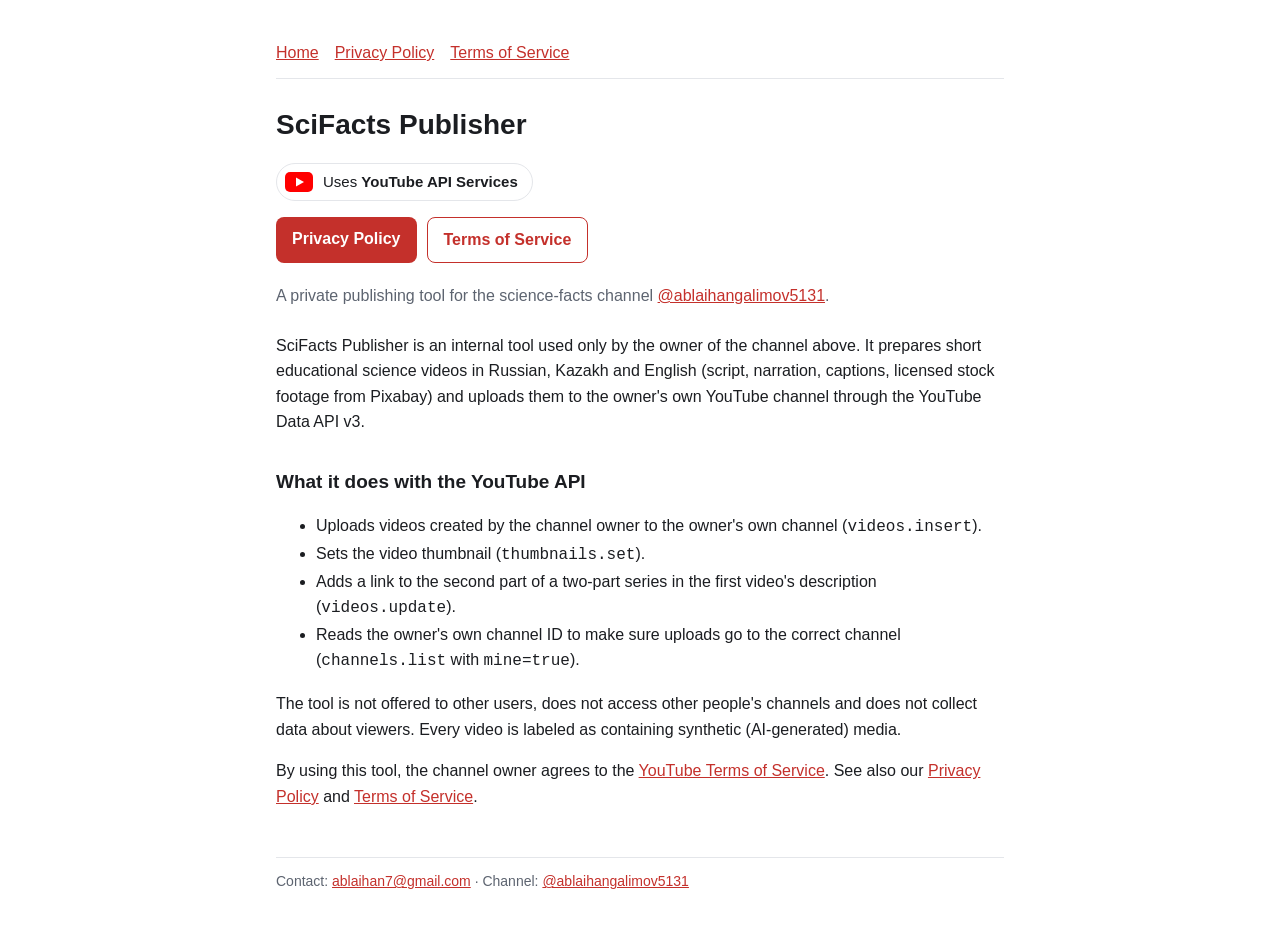
<file: index.html>
<!doctype html><html lang="en"><head><meta charset="utf-8"><meta name="viewport" content="width=device-width,initial-scale=1"><title>SciFacts Publisher</title><link rel="stylesheet" href="style.css"></head><body><main><nav><a href="index.html">Home</a><a href="privacy.html">Privacy Policy</a><a href="terms.html">Terms of Service</a></nav>
<h1>SciFacts Publisher</h1>
<div class="badge"><svg width="28" height="20" viewBox="0 0 28 20" aria-hidden="true"><rect width="28" height="20" rx="5" fill="#FF0000"/><path d="M11 5.5v9l8-4.5z" fill="#fff"/></svg><span>Uses <b>YouTube API Services</b></span></div>
<p class="links"><a class="btn" href="privacy.html">Privacy Policy</a> <a class="btn ghost" href="terms.html">Terms of Service</a></p>
<p class="sub">A private publishing tool for the science-facts channel <a href="https://www.youtube.com/@ablaihangalimov5131">@ablaihangalimov5131</a>.</p>
<p>SciFacts Publisher is an internal tool used only by the owner of the channel above. It prepares short educational science videos in Russian, Kazakh and English (script, narration, captions, licensed stock footage from Pixabay) and uploads them to the owner's own YouTube channel through the YouTube Data API v3.</p>
<h2>What it does with the YouTube API</h2>
<ul>
<li>Uploads videos created by the channel owner to the owner's own channel (<code>videos.insert</code>).</li>
<li>Sets the video thumbnail (<code>thumbnails.set</code>).</li>
<li>Adds a link to the second part of a two-part series in the first video's description (<code>videos.update</code>).</li>
<li>Reads the owner's own channel ID to make sure uploads go to the correct channel (<code>channels.list</code> with <code>mine=true</code>).</li>
</ul>
<p>The tool is not offered to other users, does not access other people's channels and does not collect data about viewers. Every video is labeled as containing synthetic (AI-generated) media.</p>
<p>By using this tool, the channel owner agrees to the <a href="https://www.youtube.com/t/terms">YouTube Terms of Service</a>. See also our <a href="privacy.html">Privacy Policy</a> and <a href="terms.html">Terms of Service</a>.</p>
<footer>Contact: <a href="mailto:ablaihan7@gmail.com">ablaihan7@gmail.com</a> · Channel: <a href="https://www.youtube.com/@ablaihangalimov5131">@ablaihangalimov5131</a></footer>
</main></body></html>
</file>
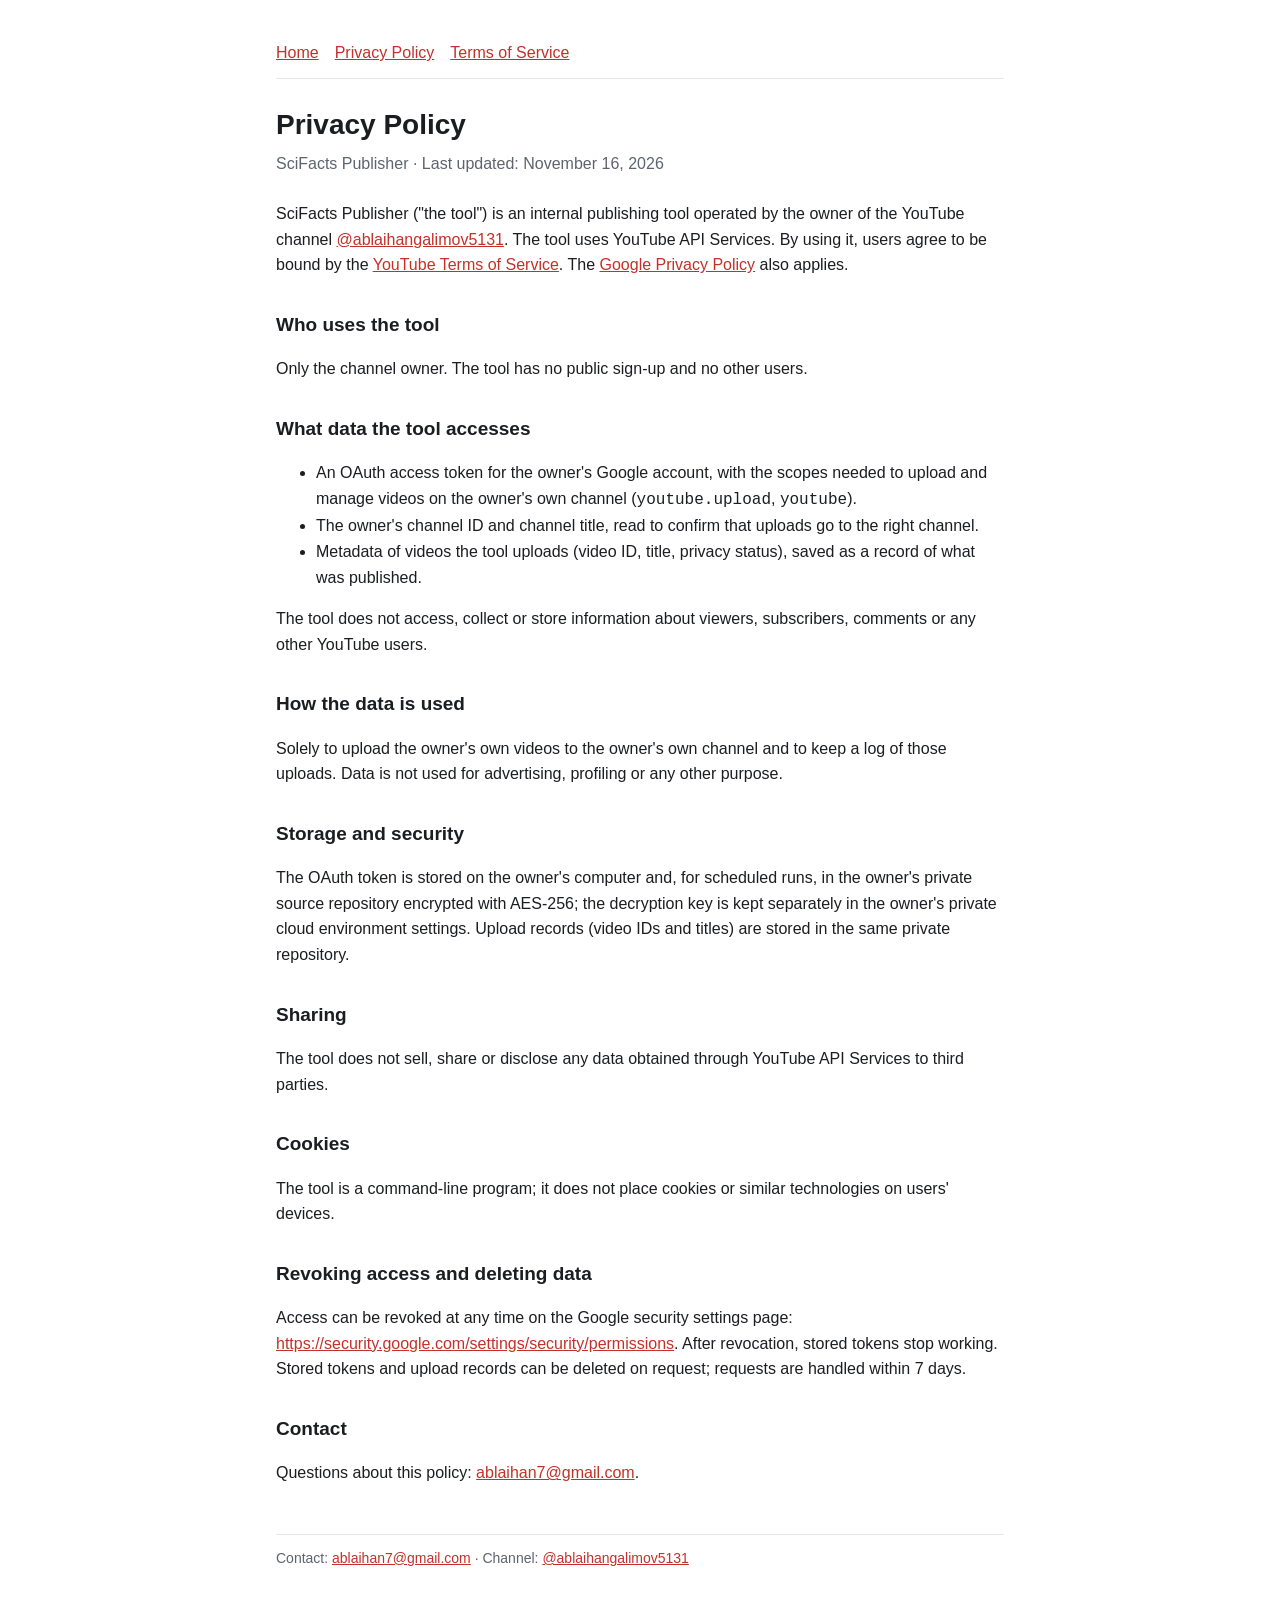
<file: privacy.html>
<!doctype html><html lang="en"><head><meta charset="utf-8"><meta name="viewport" content="width=device-width,initial-scale=1"><title>Privacy Policy — SciFacts Publisher</title><link rel="stylesheet" href="style.css"></head><body><main><nav><a href="index.html">Home</a><a href="privacy.html">Privacy Policy</a><a href="terms.html">Terms of Service</a></nav>
<h1>Privacy Policy</h1>
<p class="sub">SciFacts Publisher · Last updated: November 16, 2026</p>
<p>SciFacts Publisher ("the tool") is an internal publishing tool operated by the owner of the YouTube channel <a href="https://www.youtube.com/@ablaihangalimov5131">@ablaihangalimov5131</a>. The tool uses YouTube API Services. By using it, users agree to be bound by the <a href="https://www.youtube.com/t/terms">YouTube Terms of Service</a>. The <a href="https://policies.google.com/privacy">Google Privacy Policy</a> also applies.</p>
<h2>Who uses the tool</h2>
<p>Only the channel owner. The tool has no public sign-up and no other users.</p>
<h2>What data the tool accesses</h2>
<ul>
<li>An OAuth access token for the owner's Google account, with the scopes needed to upload and manage videos on the owner's own channel (<code>youtube.upload</code>, <code>youtube</code>).</li>
<li>The owner's channel ID and channel title, read to confirm that uploads go to the right channel.</li>
<li>Metadata of videos the tool uploads (video ID, title, privacy status), saved as a record of what was published.</li>
</ul>
<p>The tool does not access, collect or store information about viewers, subscribers, comments or any other YouTube users.</p>
<h2>How the data is used</h2>
<p>Solely to upload the owner's own videos to the owner's own channel and to keep a log of those uploads. Data is not used for advertising, profiling or any other purpose.</p>
<h2>Storage and security</h2>
<p>The OAuth token is stored on the owner's computer and, for scheduled runs, in the owner's private source repository encrypted with AES-256; the decryption key is kept separately in the owner's private cloud environment settings. Upload records (video IDs and titles) are stored in the same private repository.</p>
<h2>Sharing</h2>
<p>The tool does not sell, share or disclose any data obtained through YouTube API Services to third parties.</p>
<h2>Cookies</h2>
<p>The tool is a command-line program; it does not place cookies or similar technologies on users' devices.</p>
<h2>Revoking access and deleting data</h2>
<p>Access can be revoked at any time on the Google security settings page: <a href="https://security.google.com/settings/security/permissions">https://security.google.com/settings/security/permissions</a>. After revocation, stored tokens stop working. Stored tokens and upload records can be deleted on request; requests are handled within 7 days.</p>
<h2>Contact</h2>
<p>Questions about this policy: <a href="mailto:ablaihan7@gmail.com">ablaihan7@gmail.com</a>.</p>
<footer>Contact: <a href="mailto:ablaihan7@gmail.com">ablaihan7@gmail.com</a> · Channel: <a href="https://www.youtube.com/@ablaihangalimov5131">@ablaihangalimov5131</a></footer>
</main></body></html>
</file>
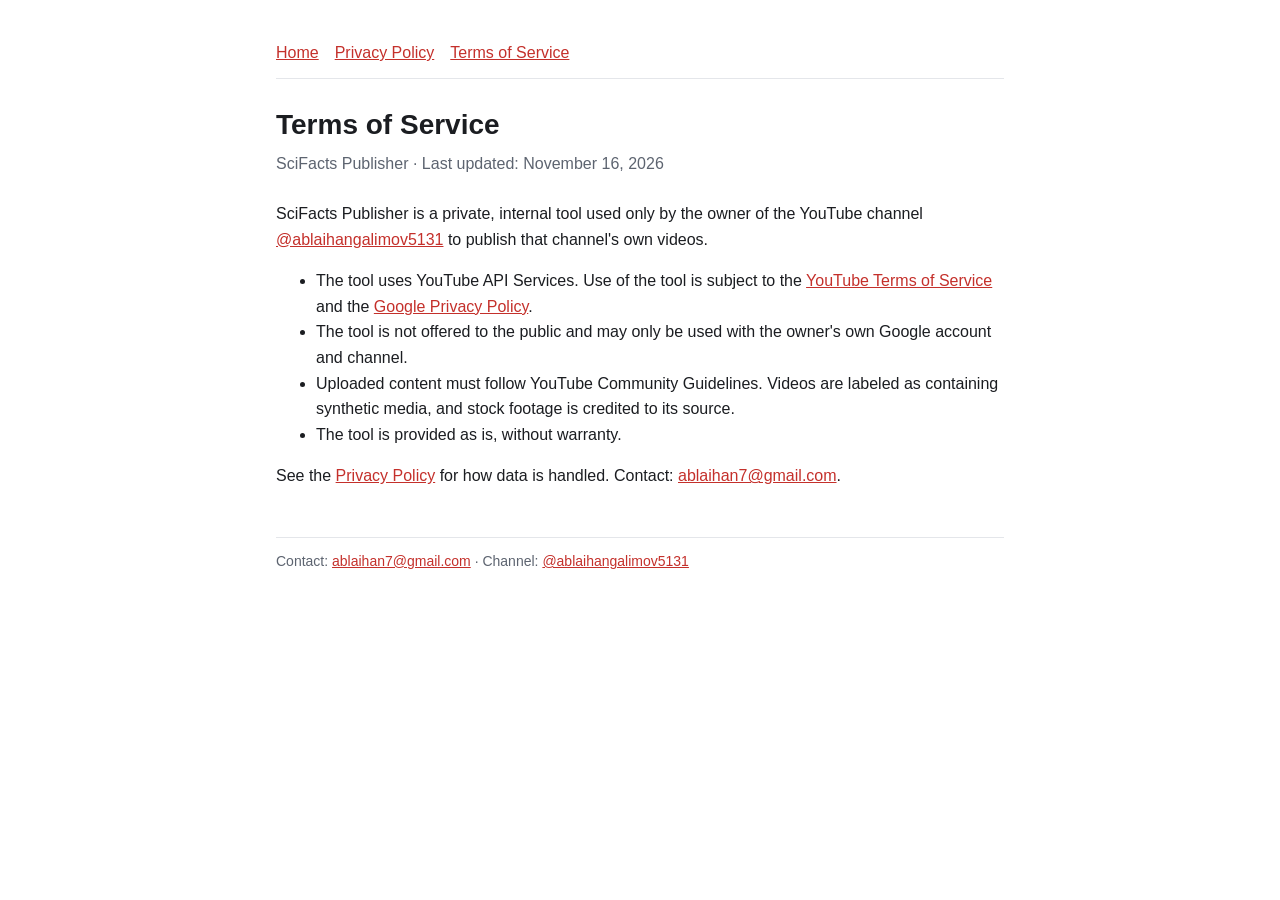
<file: terms.html>
<!doctype html><html lang="en"><head><meta charset="utf-8"><meta name="viewport" content="width=device-width,initial-scale=1"><title>Terms of Service — SciFacts Publisher</title><link rel="stylesheet" href="style.css"></head><body><main><nav><a href="index.html">Home</a><a href="privacy.html">Privacy Policy</a><a href="terms.html">Terms of Service</a></nav>
<h1>Terms of Service</h1>
<p class="sub">SciFacts Publisher · Last updated: November 16, 2026</p>
<p>SciFacts Publisher is a private, internal tool used only by the owner of the YouTube channel <a href="https://www.youtube.com/@ablaihangalimov5131">@ablaihangalimov5131</a> to publish that channel's own videos.</p>
<ul>
<li>The tool uses YouTube API Services. Use of the tool is subject to the <a href="https://www.youtube.com/t/terms">YouTube Terms of Service</a> and the <a href="https://policies.google.com/privacy">Google Privacy Policy</a>.</li>
<li>The tool is not offered to the public and may only be used with the owner's own Google account and channel.</li>
<li>Uploaded content must follow YouTube Community Guidelines. Videos are labeled as containing synthetic media, and stock footage is credited to its source.</li>
<li>The tool is provided as is, without warranty.</li>
</ul>
<p>See the <a href="privacy.html">Privacy Policy</a> for how data is handled. Contact: <a href="mailto:ablaihan7@gmail.com">ablaihan7@gmail.com</a>.</p>
<footer>Contact: <a href="mailto:ablaihan7@gmail.com">ablaihan7@gmail.com</a> · Channel: <a href="https://www.youtube.com/@ablaihangalimov5131">@ablaihangalimov5131</a></footer>
</main></body></html>
</file>
<file: style.css>
:root{--bg:#fff;--fg:#1b1d21;--muted:#5d6470;--accent:#c4302b;--line:#e4e6ea}
@media (prefers-color-scheme:dark){:root{--bg:#141518;--fg:#e9eaee;--muted:#a3a8b3;--accent:#ff5a52;--line:#2a2d33}}
*{box-sizing:border-box}body{margin:0;background:var(--bg);color:var(--fg);font:16px/1.6 -apple-system,BlinkMacSystemFont,"Segoe UI",Roboto,sans-serif}
main{max-width:760px;margin:0 auto;padding:40px 16px 64px}h1{font-size:28px;margin:0 0 4px}h2{font-size:19px;margin:32px 0 8px}
.sub{color:var(--muted);margin:0 0 24px}a{color:var(--accent)}nav{display:flex;gap:16px;flex-wrap:wrap;border-bottom:1px solid var(--line);padding-bottom:12px;margin-bottom:24px}
footer{margin-top:48px;padding-top:12px;border-top:1px solid var(--line);color:var(--muted);font-size:14px}
.badge{display:inline-flex;align-items:center;gap:10px;border:1px solid var(--line);border-radius:999px;padding:6px 14px 6px 8px;margin:12px 0 8px;font-size:15px}
.links{margin:8px 0 20px;display:flex;gap:10px;flex-wrap:wrap}.btn{display:inline-block;padding:9px 16px;border-radius:8px;background:var(--accent);color:#fff;text-decoration:none;font-weight:600}
.btn.ghost{background:transparent;color:var(--accent);border:1px solid var(--accent)}
</file>
